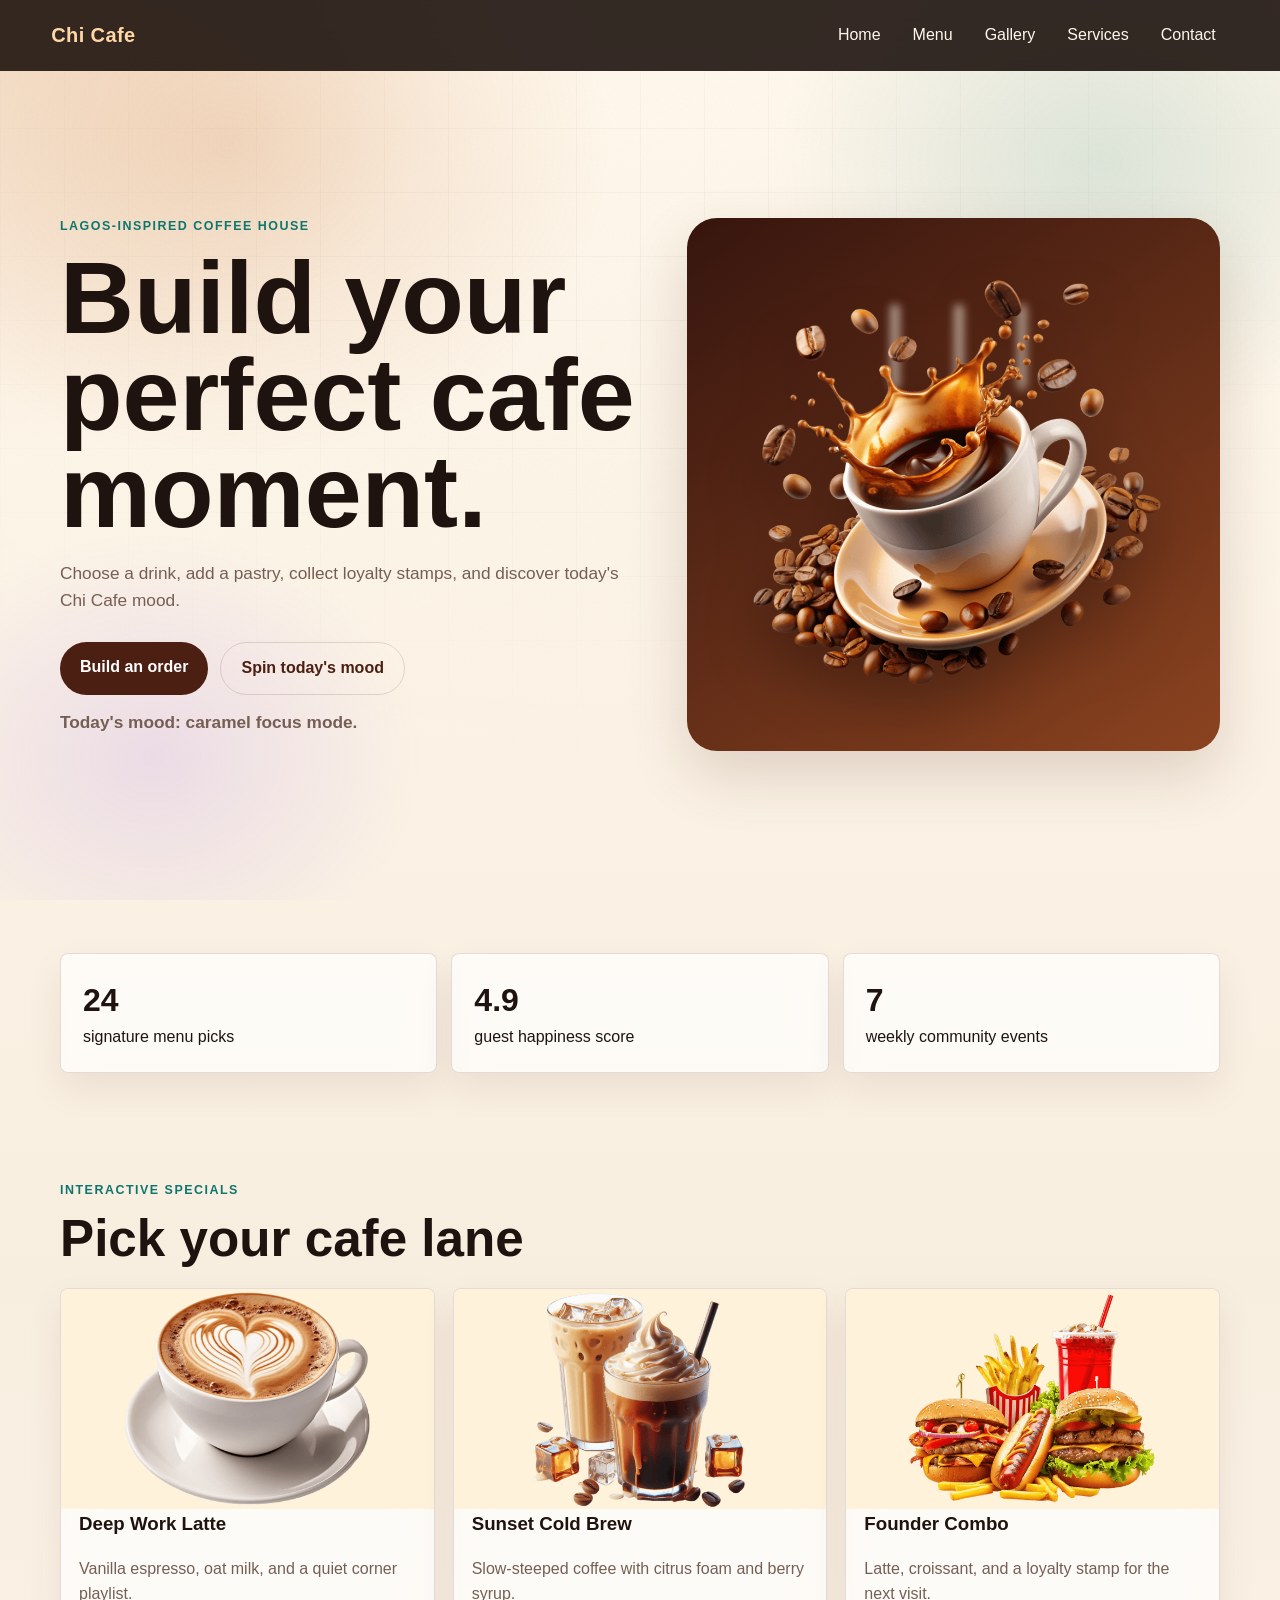
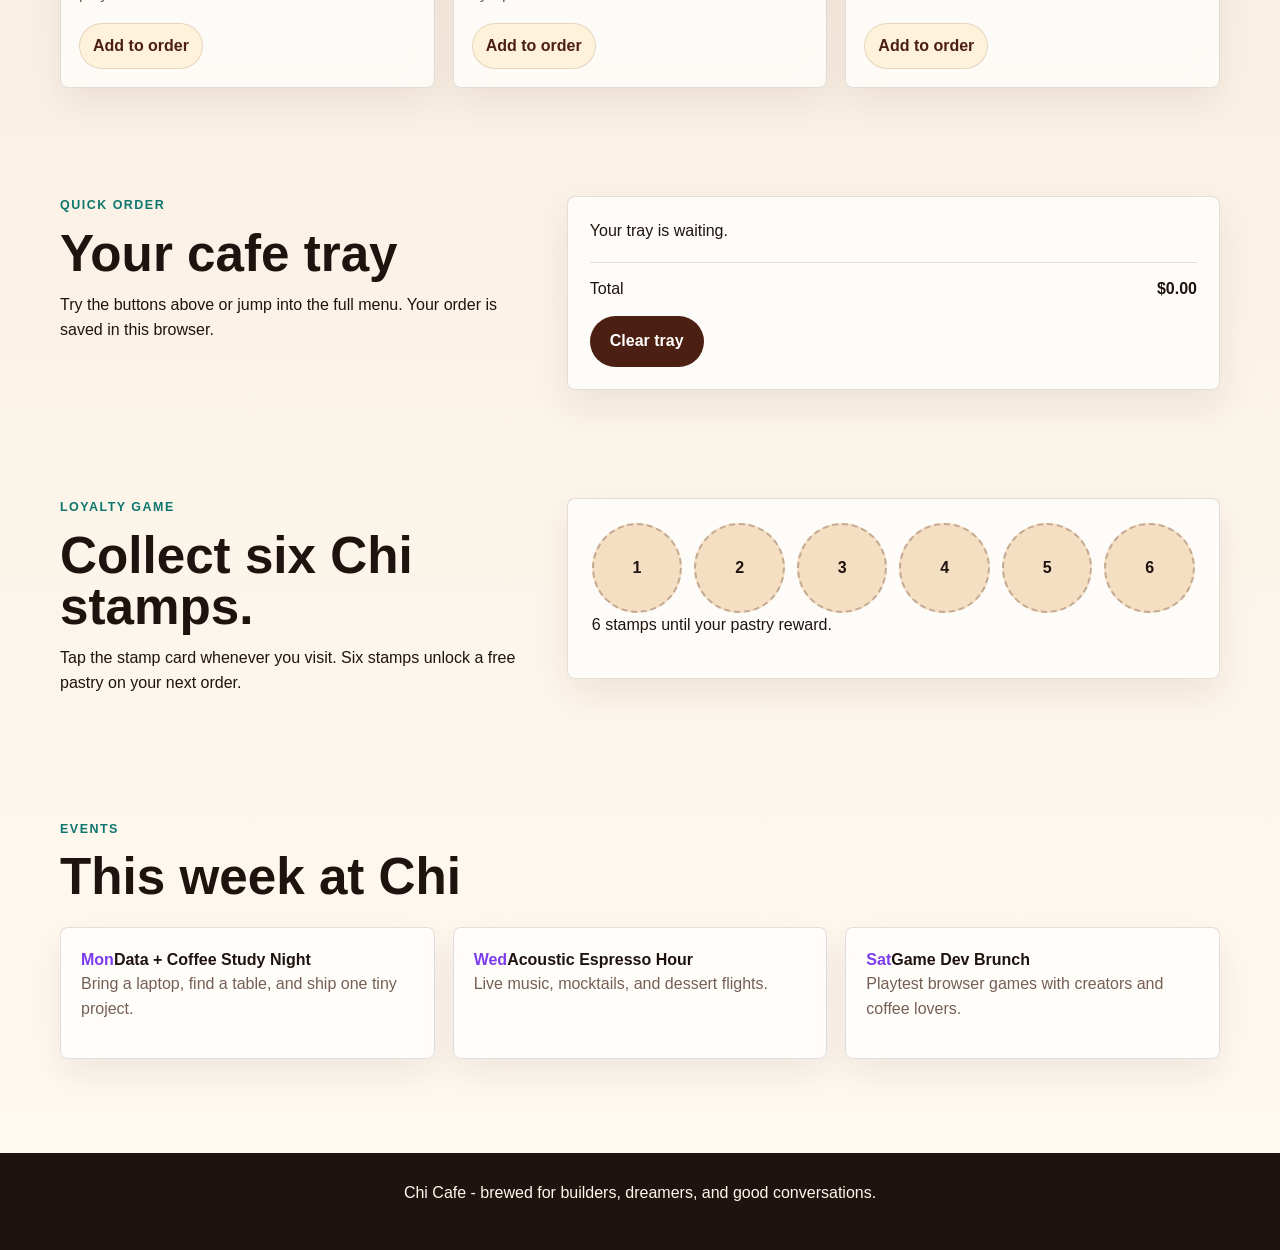
<file: index.html>
<!doctype html>
<html lang="en">
<head>
  <meta charset="UTF-8">
  <meta name="viewport" content="width=device-width, initial-scale=1.0">
  <title>Chi Cafe | Interactive Coffee House</title>
  <meta name="description" content="Chi Cafe is an interactive cafe website with menu filters, an order builder, loyalty stamps, events, and reservations.">
  <link rel="stylesheet" href="css/styles.css">
  <script defer src="js/main.js"></script>
</head>
<body>
  <header class="navbar">
    <a href="index.html" class="logo">Chi Cafe</a>
    <button id="menu-btn" class="icon-btn" aria-label="Toggle menu">Menu</button>
    <nav class="nav-menu" id="nav-menu" aria-label="Main navigation">
      <a href="index.html">Home</a>
      <a href="menu.html">Menu</a>
      <a href="gallery.html">Gallery</a>
      <a href="services.html">Services</a>
      <a href="contact.html">Contact</a>
    </nav>
  </header>

  <main>
    <section class="hero">
      <div class="hero-copy">
        <p class="eyebrow">Lagos-inspired coffee house</p>
        <h1>Build your perfect cafe moment.</h1>
        <p>Choose a drink, add a pastry, collect loyalty stamps, and discover today's Chi Cafe mood.</p>
        <div class="hero-actions">
          <a class="btn" href="menu.html">Build an order</a>
          <button class="btn btn-ghost" id="moodBtn">Spin today's mood</button>
        </div>
        <p class="mood-result" id="moodResult">Today's mood: caramel focus mode.</p>
      </div>
      <div class="hero-stage" aria-label="Featured cafe drink">
        <img src="images/images/coffee-hero-section.png" alt="Iced coffee with beans" class="float-img">
        <div class="steam steam-one"></div>
        <div class="steam steam-two"></div>
        <div class="steam steam-three"></div>
      </div>
    </section>

    <section class="section strip">
      <article>
        <strong>24</strong>
        <span>signature menu picks</span>
      </article>
      <article>
        <strong>4.9</strong>
        <span>guest happiness score</span>
      </article>
      <article>
        <strong>7</strong>
        <span>weekly community events</span>
      </article>
    </section>

    <section class="section">
      <div class="section-heading">
        <p class="eyebrow">Interactive specials</p>
        <h2>Pick your cafe lane</h2>
      </div>
      <div class="cards">
        <article class="card reveal">
          <img src="images/images/hot-beverages.png" alt="Hot beverages">
          <h3>Deep Work Latte</h3>
          <p>Vanilla espresso, oat milk, and a quiet corner playlist.</p>
          <button class="mini-add" data-name="Deep Work Latte" data-price="4.5">Add to order</button>
        </article>
        <article class="card reveal">
          <img src="images/images/cold-beverages.png" alt="Cold beverages">
          <h3>Sunset Cold Brew</h3>
          <p>Slow-steeped coffee with citrus foam and berry syrup.</p>
          <button class="mini-add" data-name="Sunset Cold Brew" data-price="5">Add to order</button>
        </article>
        <article class="card reveal">
          <img src="images/images/special-combo.png" alt="Special combo">
          <h3>Founder Combo</h3>
          <p>Latte, croissant, and a loyalty stamp for the next visit.</p>
          <button class="mini-add" data-name="Founder Combo" data-price="8">Add to order</button>
        </article>
      </div>
    </section>

    <section class="section order-panel">
      <div>
        <p class="eyebrow">Quick order</p>
        <h2>Your cafe tray</h2>
        <p>Try the buttons above or jump into the full menu. Your order is saved in this browser.</p>
      </div>
      <div class="tray">
        <ul id="quickOrderList"></ul>
        <div class="tray-total">
          <span>Total</span>
          <strong id="quickOrderTotal">$0.00</strong>
        </div>
        <button class="btn" id="clearQuickOrder">Clear tray</button>
      </div>
    </section>

    <section class="section two-col">
      <div>
        <p class="eyebrow">Loyalty game</p>
        <h2>Collect six Chi stamps.</h2>
        <p>Tap the stamp card whenever you visit. Six stamps unlock a free pastry on your next order.</p>
      </div>
      <div class="stamp-card" id="stampCard" role="button" tabindex="0" aria-label="Add loyalty stamp">
        <div id="stampGrid" class="stamp-grid"></div>
        <p id="stampMessage">Tap to add today's stamp.</p>
      </div>
    </section>

    <section class="section">
      <div class="section-heading">
        <p class="eyebrow">Events</p>
        <h2>This week at Chi</h2>
      </div>
      <div class="timeline">
        <article><span>Mon</span><strong>Data + Coffee Study Night</strong><p>Bring a laptop, find a table, and ship one tiny project.</p></article>
        <article><span>Wed</span><strong>Acoustic Espresso Hour</strong><p>Live music, mocktails, and dessert flights.</p></article>
        <article><span>Sat</span><strong>Game Dev Brunch</strong><p>Playtest browser games with creators and coffee lovers.</p></article>
      </div>
    </section>
  </main>

  <footer>
    <p>Chi Cafe - brewed for builders, dreamers, and good conversations.</p>
  </footer>
</body>
</html>
</file>
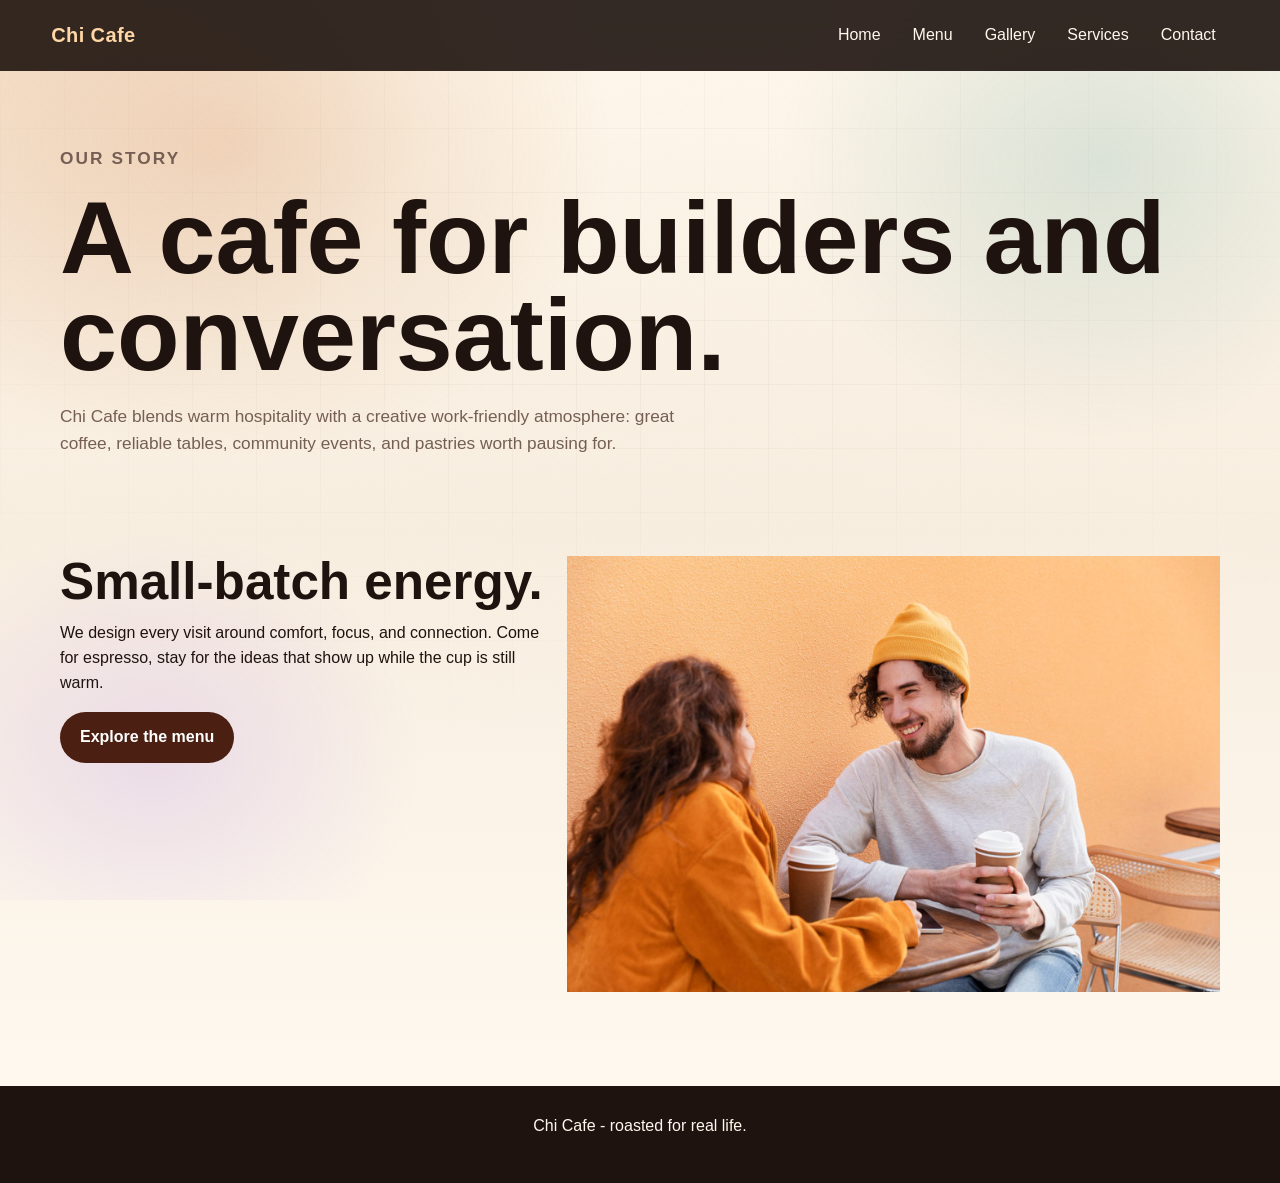
<file: about.html>
<!doctype html>
<html lang="en">
<head>
  <meta charset="UTF-8">
  <meta name="viewport" content="width=device-width, initial-scale=1.0">
  <title>About | Chi Cafe</title>
  <link rel="stylesheet" href="css/styles.css">
  <script defer src="js/main.js"></script>
</head>
<body>
  <header class="navbar">
    <a href="index.html" class="logo">Chi Cafe</a>
    <button id="menu-btn" class="icon-btn" aria-label="Toggle menu">Menu</button>
    <nav class="nav-menu" id="nav-menu" aria-label="Main navigation">
      <a href="index.html">Home</a>
      <a href="menu.html">Menu</a>
      <a href="gallery.html">Gallery</a>
      <a href="services.html">Services</a>
      <a href="contact.html">Contact</a>
    </nav>
  </header>
  <main>
    <section class="page-hero">
      <p class="eyebrow">Our story</p>
      <h1>A cafe for builders and conversation.</h1>
      <p>Chi Cafe blends warm hospitality with a creative work-friendly atmosphere: great coffee, reliable tables, community events, and pastries worth pausing for.</p>
    </section>
    <section class="section two-col">
      <div>
        <h2>Small-batch energy.</h2>
        <p>We design every visit around comfort, focus, and connection. Come for espresso, stay for the ideas that show up while the cup is still warm.</p>
        <a class="btn" href="menu.html">Explore the menu</a>
      </div>
      <img src="images/images/about-image.jpg" alt="Inside Chi Cafe">
    </section>
  </main>
  <footer>
    <p>Chi Cafe - roasted for real life.</p>
  </footer>
</body>
</html>
</file>
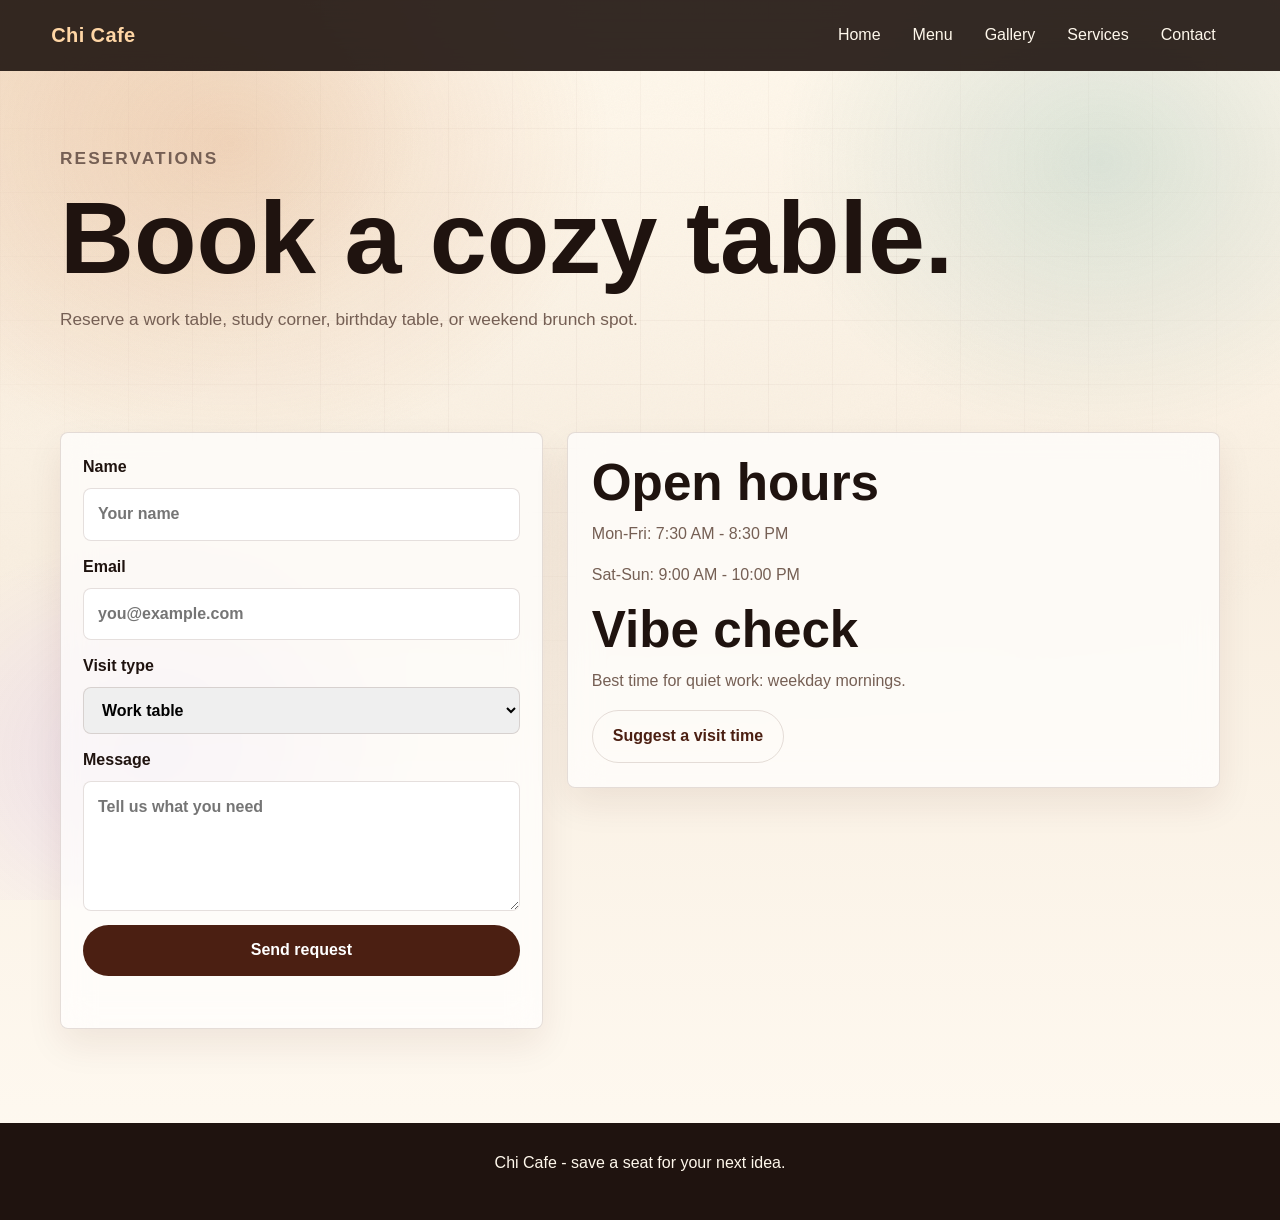
<file: contact.html>
<!doctype html>
<html lang="en">
<head>
  <meta charset="UTF-8">
  <meta name="viewport" content="width=device-width, initial-scale=1.0">
  <title>Reserve | Chi Cafe</title>
  <link rel="stylesheet" href="css/styles.css">
  <script defer src="js/main.js"></script>
</head>
<body>
  <header class="navbar">
    <a href="index.html" class="logo">Chi Cafe</a>
    <button id="menu-btn" class="icon-btn" aria-label="Toggle menu">Menu</button>
    <nav class="nav-menu" id="nav-menu" aria-label="Main navigation">
      <a href="index.html">Home</a>
      <a href="menu.html">Menu</a>
      <a href="gallery.html">Gallery</a>
      <a href="services.html">Services</a>
      <a href="contact.html">Contact</a>
    </nav>
  </header>

  <main>
    <section class="page-hero">
      <p class="eyebrow">Reservations</p>
      <h1>Book a cozy table.</h1>
      <p>Reserve a work table, study corner, birthday table, or weekend brunch spot.</p>
    </section>

    <section class="section contact-layout">
      <form id="contactForm" class="booking-form">
        <label>Name <input name="name" required placeholder="Your name"></label>
        <label>Email <input name="email" type="email" required placeholder="you@example.com"></label>
        <label>Visit type
          <select name="visit">
            <option>Work table</option>
            <option>Study session</option>
            <option>Birthday table</option>
            <option>Weekend brunch</option>
          </select>
        </label>
        <label>Message <textarea name="message" required placeholder="Tell us what you need"></textarea></label>
        <button class="btn" type="submit">Send request</button>
        <p id="formMessage" class="form-message" aria-live="polite"></p>
      </form>
      <aside class="contact-card">
        <h2>Open hours</h2>
        <p>Mon-Fri: 7:30 AM - 8:30 PM</p>
        <p>Sat-Sun: 9:00 AM - 10:00 PM</p>
        <h2>Vibe check</h2>
        <p id="contactVibe">Best time for quiet work: weekday mornings.</p>
        <button class="btn btn-ghost" id="vibeBtn">Suggest a visit time</button>
      </aside>
    </section>
  </main>

  <footer>
    <p>Chi Cafe - save a seat for your next idea.</p>
  </footer>
</body>
</html>
</file>
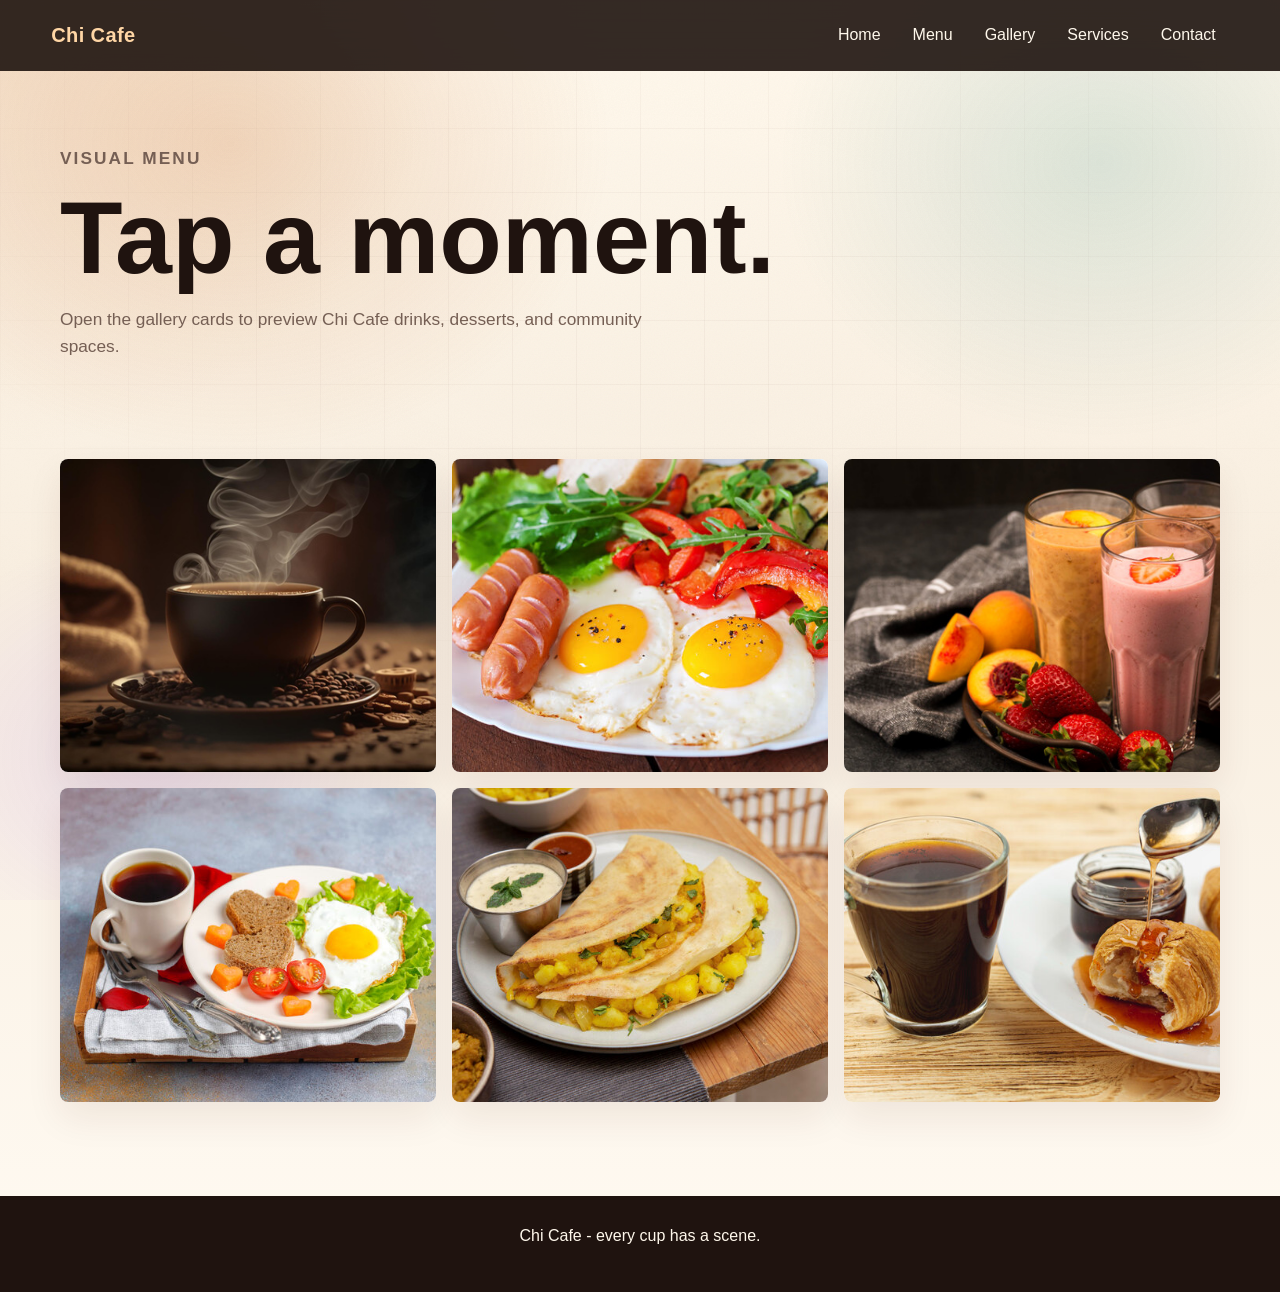
<file: gallery.html>
<!doctype html>
<html lang="en">
<head>
  <meta charset="UTF-8">
  <meta name="viewport" content="width=device-width, initial-scale=1.0">
  <title>Gallery | Chi Cafe</title>
  <link rel="stylesheet" href="css/styles.css">
  <script defer src="js/main.js"></script>
</head>
<body>
  <header class="navbar">
    <a href="index.html" class="logo">Chi Cafe</a>
    <button id="menu-btn" class="icon-btn" aria-label="Toggle menu">Menu</button>
    <nav class="nav-menu" id="nav-menu" aria-label="Main navigation">
      <a href="index.html">Home</a>
      <a href="menu.html">Menu</a>
      <a href="gallery.html">Gallery</a>
      <a href="services.html">Services</a>
      <a href="contact.html">Contact</a>
    </nav>
  </header>

  <main>
    <section class="page-hero">
      <p class="eyebrow">Visual menu</p>
      <h1>Tap a moment.</h1>
      <p>Open the gallery cards to preview Chi Cafe drinks, desserts, and community spaces.</p>
    </section>

    <section class="section gallery-grid" id="galleryGrid">
      <button data-src="images/images/gallery-1.jpg" data-caption="Morning counter service">
        <img src="images/images/gallery-1.jpg" alt="Cafe counter">
      </button>
      <button data-src="images/images/gallery-2.jpg" data-caption="Friends and fresh coffee">
        <img src="images/images/gallery-2.jpg" alt="Friends at cafe">
      </button>
      <button data-src="images/images/gallery-3.jpg" data-caption="Pastry shelf favorites">
        <img src="images/images/gallery-3.jpg" alt="Pastries">
      </button>
      <button data-src="images/images/gallery-4.jpg" data-caption="Warm corner seating">
        <img src="images/images/gallery-4.jpg" alt="Cafe seating">
      </button>
      <button data-src="images/images/gallery-5.jpg" data-caption="Latte art lab">
        <img src="images/images/gallery-5.jpg" alt="Latte art">
      </button>
      <button data-src="images/images/gallery-6.jpg" data-caption="Weekend event table">
        <img src="images/images/gallery-6.jpg" alt="Cafe event">
      </button>
    </section>
  </main>

  <div class="lightbox" id="lightbox" aria-hidden="true">
    <button id="closeLightbox" aria-label="Close gallery preview">Close</button>
    <img id="lightboxImg" alt="">
    <p id="lightboxCaption"></p>
  </div>

  <footer>
    <p>Chi Cafe - every cup has a scene.</p>
  </footer>
</body>
</html>
</file>
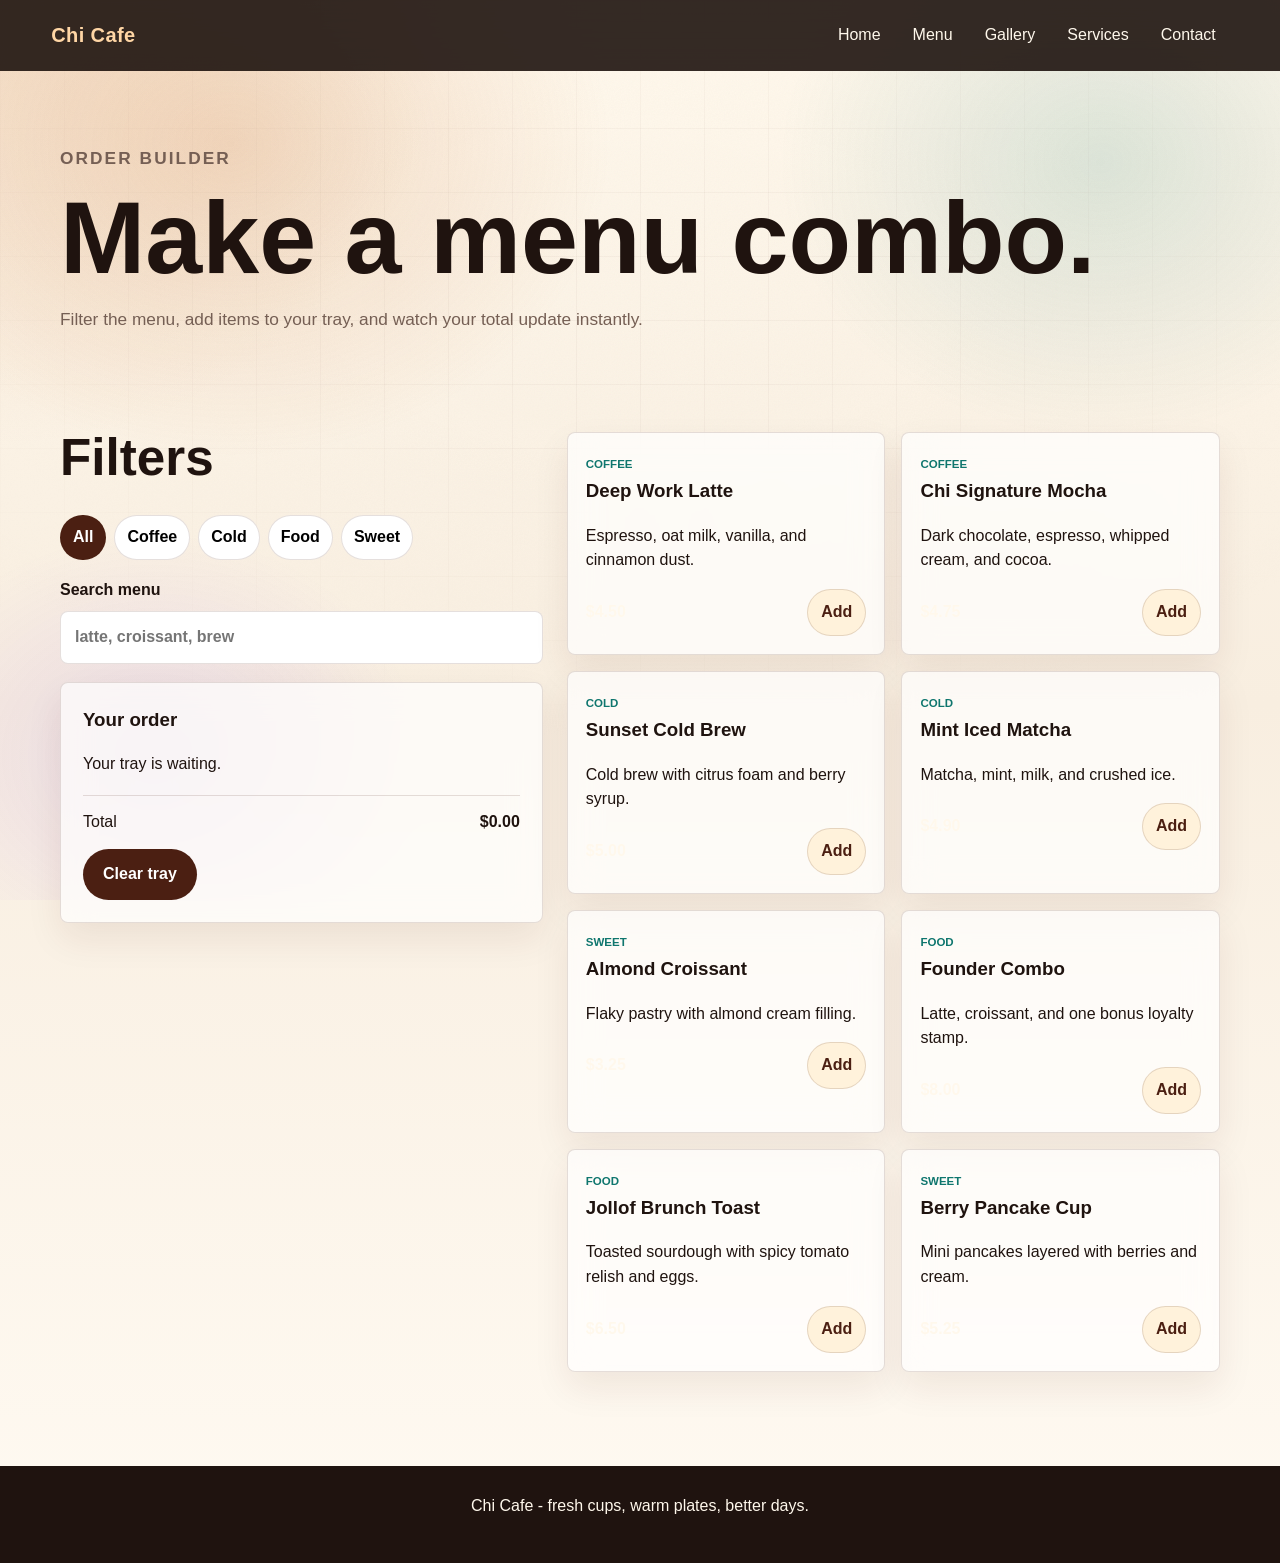
<file: menu.html>
<!doctype html>
<html lang="en">
<head>
  <meta charset="UTF-8">
  <meta name="viewport" content="width=device-width, initial-scale=1.0">
  <title>Menu | Chi Cafe</title>
  <link rel="stylesheet" href="css/styles.css">
  <script defer src="js/main.js"></script>
</head>
<body>
  <header class="navbar">
    <a href="index.html" class="logo">Chi Cafe</a>
    <button id="menu-btn" class="icon-btn" aria-label="Toggle menu">Menu</button>
    <nav class="nav-menu" id="nav-menu" aria-label="Main navigation">
      <a href="index.html">Home</a>
      <a href="menu.html">Menu</a>
      <a href="gallery.html">Gallery</a>
      <a href="services.html">Services</a>
      <a href="contact.html">Contact</a>
    </nav>
  </header>

  <main>
    <section class="page-hero">
      <p class="eyebrow">Order builder</p>
      <h1>Make a menu combo.</h1>
      <p>Filter the menu, add items to your tray, and watch your total update instantly.</p>
    </section>

    <section class="section menu-layout">
      <aside class="menu-tools">
        <h2>Filters</h2>
        <div class="filter-pills" id="menuFilters">
          <button class="active" data-filter="all">All</button>
          <button data-filter="coffee">Coffee</button>
          <button data-filter="cold">Cold</button>
          <button data-filter="food">Food</button>
          <button data-filter="sweet">Sweet</button>
        </div>
        <label class="search-box">
          Search menu
          <input id="menuSearch" type="search" placeholder="latte, croissant, brew">
        </label>
        <div class="tray sticky-tray">
          <h3>Your order</h3>
          <ul id="quickOrderList"></ul>
          <div class="tray-total">
            <span>Total</span>
            <strong id="quickOrderTotal">$0.00</strong>
          </div>
          <button class="btn" id="clearQuickOrder">Clear tray</button>
        </div>
      </aside>
      <section class="menu-items" id="menuItems" aria-live="polite"></section>
    </section>
  </main>

  <footer>
    <p>Chi Cafe - fresh cups, warm plates, better days.</p>
  </footer>
</body>
</html>
</file>
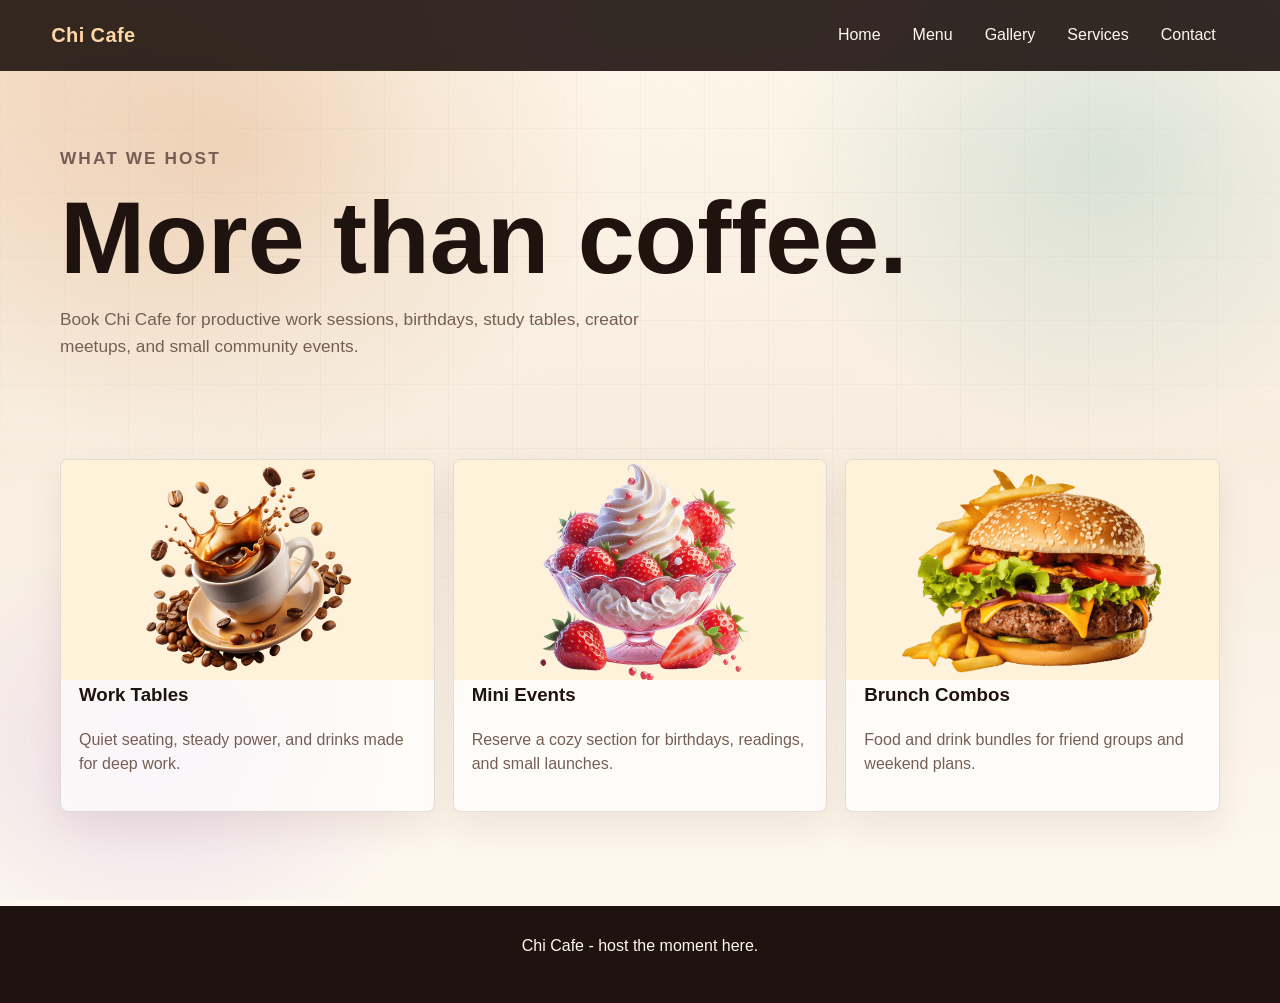
<file: services.html>
<!doctype html>
<html lang="en">
<head>
  <meta charset="UTF-8">
  <meta name="viewport" content="width=device-width, initial-scale=1.0">
  <title>Services | Chi Cafe</title>
  <link rel="stylesheet" href="css/styles.css">
  <script defer src="js/main.js"></script>
</head>
<body>
  <header class="navbar">
    <a href="index.html" class="logo">Chi Cafe</a>
    <button id="menu-btn" class="icon-btn" aria-label="Toggle menu">Menu</button>
    <nav class="nav-menu" id="nav-menu" aria-label="Main navigation">
      <a href="index.html">Home</a>
      <a href="menu.html">Menu</a>
      <a href="gallery.html">Gallery</a>
      <a href="services.html">Services</a>
      <a href="contact.html">Contact</a>
    </nav>
  </header>
  <main>
    <section class="page-hero">
      <p class="eyebrow">What we host</p>
      <h1>More than coffee.</h1>
      <p>Book Chi Cafe for productive work sessions, birthdays, study tables, creator meetups, and small community events.</p>
    </section>
    <section class="section cards">
      <article class="card">
        <img src="images/images/coffee-hero-section.png" alt="Coffee setup">
        <h3>Work Tables</h3>
        <p>Quiet seating, steady power, and drinks made for deep work.</p>
      </article>
      <article class="card">
        <img src="images/images/desserts.png" alt="Desserts">
        <h3>Mini Events</h3>
        <p>Reserve a cozy section for birthdays, readings, and small launches.</p>
      </article>
      <article class="card">
        <img src="images/images/burger-frenchfries.png" alt="Food combo">
        <h3>Brunch Combos</h3>
        <p>Food and drink bundles for friend groups and weekend plans.</p>
      </article>
    </section>
  </main>
  <footer>
    <p>Chi Cafe - host the moment here.</p>
  </footer>
</body>
</html>
</file>
<file: css/styles.css>
:root {
  --ink: #1f130f;
  --coffee: #4b1f12;
  --caramel: #c86f2c;
  --cream: #fff8ec;
  --mint: #0f766e;
  --berry: #7c3aed;
  --paper: #ffffff;
  --muted: #755f54;
  --line: rgba(75, 31, 18, 0.14);
  --shadow: 0 24px 60px rgba(75, 31, 18, 0.16);
  --radius: 8px;
}

* {
  box-sizing: border-box;
}

html {
  scroll-behavior: smooth;
}

body {
  margin: 0;
  font-family: Inter, "Segoe UI", Arial, sans-serif;
  background:
    radial-gradient(circle at top left, rgba(200, 111, 44, 0.16), transparent 28rem),
    linear-gradient(180deg, #fff8ec 0%, #f8eee0 45%, #fffaf2 100%);
  color: var(--ink);
  line-height: 1.55;
  overflow-x: hidden;
  position: relative;
  --cursor-x: 18%;
  --cursor-y: 16%;
}

body::before,
body::after {
  content: "";
  inset: 0;
  pointer-events: none;
  position: fixed;
}

body::before {
  animation: cafeSteam 14s ease-in-out infinite alternate;
  background:
    radial-gradient(ellipse 34rem 28rem at var(--cursor-x) var(--cursor-y), rgba(200, 111, 44, 0.2), transparent 70%),
    radial-gradient(ellipse 28rem 24rem at 86% 18%, rgba(15, 118, 110, 0.14), transparent 72%),
    radial-gradient(ellipse 24rem 20rem at 12% 84%, rgba(124, 58, 237, 0.12), transparent 70%);
  z-index: 0;
}

body::after {
  background-image:
    linear-gradient(rgba(75, 31, 18, 0.035) 1px, transparent 1px),
    linear-gradient(90deg, rgba(75, 31, 18, 0.035) 1px, transparent 1px),
    url("data:image/svg+xml,%3Csvg xmlns='http://www.w3.org/2000/svg'%3E%3Cfilter id='n'%3E%3CfeTurbulence type='fractalNoise' baseFrequency='0.7'/%3E%3C/filter%3E%3Crect width='100%25' height='100%25' filter='url(%23n)' opacity='0.035'/%3E%3C/svg%3E");
  background-size: 64px 64px, 64px 64px, auto;
  mask-image: radial-gradient(ellipse 82% 62% at 50% 32%, black 20%, transparent 86%);
  z-index: 0;
}

img {
  display: block;
  max-width: 100%;
}

button,
input,
select,
textarea {
  font: inherit;
}

.navbar {
  align-items: center;
  backdrop-filter: blur(18px);
  background: rgba(31, 19, 15, 0.9);
  color: var(--cream);
  display: flex;
  justify-content: space-between;
  left: 0;
  padding: 14px clamp(18px, 4vw, 56px);
  position: sticky;
  right: 0;
  top: 0;
  z-index: 20;
}

main,
footer {
  position: relative;
  z-index: 1;
}

.logo {
  color: #ffd6a5;
  font-size: 1.25rem;
  font-weight: 900;
  letter-spacing: 0.02em;
  text-decoration: none;
}

.nav-menu {
  align-items: center;
  display: flex;
  gap: 6px;
}

.nav-menu a,
.icon-btn {
  border-radius: 999px;
  color: var(--cream);
  padding: 9px 13px;
  text-decoration: none;
}

.nav-menu a:hover,
.nav-menu a:focus-visible,
.icon-btn:hover {
  background: rgba(255, 255, 255, 0.12);
}

.icon-btn {
  background: rgba(255, 255, 255, 0.1);
  border: 1px solid rgba(255, 255, 255, 0.18);
  cursor: pointer;
  display: none;
}

.hero,
.section,
.page-hero {
  width: min(1160px, calc(100% - 32px));
  margin: 0 auto;
}

.hero {
  align-items: center;
  display: grid;
  gap: 38px;
  grid-template-columns: 1.05fr 0.95fr;
  min-height: calc(100vh - 72px);
  padding: 48px 0;
}

.page-hero {
  padding: 74px 0 28px;
}

.eyebrow {
  color: var(--mint);
  font-size: 0.78rem;
  font-weight: 900;
  letter-spacing: 0.12em;
  text-transform: uppercase;
}

h1,
h2,
h3,
p {
  margin-top: 0;
}

h1 {
  font-size: clamp(2.5rem, 8vw, 6.4rem);
  letter-spacing: 0;
  line-height: 0.95;
  margin-bottom: 20px;
}

h2 {
  font-size: clamp(1.8rem, 4vw, 3.4rem);
  line-height: 1;
  margin-bottom: 14px;
}

.hero-copy p:not(.eyebrow),
.page-hero p {
  color: var(--muted);
  font-size: 1.08rem;
  max-width: 640px;
}

.hero-actions {
  display: flex;
  flex-wrap: wrap;
  gap: 12px;
  margin: 28px 0 14px;
}

.btn {
  background: var(--coffee);
  border: 0;
  border-radius: 999px;
  color: white;
  cursor: pointer;
  display: inline-flex;
  font-weight: 900;
  justify-content: center;
  padding: 13px 20px;
  text-decoration: none;
}

.btn:hover {
  transform: translateY(-1px);
}

.btn-ghost {
  background: transparent;
  border: 1px solid var(--line);
  color: var(--coffee);
}

.mood-result {
  color: var(--coffee);
  font-weight: 800;
}

.hero-stage {
  align-items: center;
  aspect-ratio: 1 / 1;
  background: linear-gradient(145deg, #36150e, #8b4320);
  border-radius: 30px;
  display: grid;
  justify-items: center;
  overflow: hidden;
  position: relative;
  box-shadow: var(--shadow);
}

.float-img {
  filter: drop-shadow(0 28px 28px rgba(0, 0, 0, 0.28));
  max-width: 82%;
  position: relative;
  z-index: 2;
  animation: floatCup 4.6s ease-in-out infinite;
}

.steam {
  background: rgba(255, 248, 236, 0.55);
  border-radius: 999px;
  filter: blur(4px);
  height: 86px;
  position: absolute;
  top: 16%;
  width: 10px;
  animation: steamRise 2.8s ease-in-out infinite;
}

.steam-one { left: 38%; }
.steam-two { left: 50%; animation-delay: 0.4s; }
.steam-three { left: 62%; animation-delay: 0.8s; }

.section {
  padding: 54px 0;
}

.strip {
  display: grid;
  gap: 14px;
  grid-template-columns: repeat(3, 1fr);
}

.strip article,
.card,
.tray,
.stamp-card,
.timeline article,
.menu-card,
.booking-form,
.contact-card {
  background: rgba(255, 255, 255, 0.7);
  border: 1px solid var(--line);
  border-radius: var(--radius);
  backdrop-filter: blur(16px);
  box-shadow: 0 16px 36px rgba(75, 31, 18, 0.08);
}

.strip article {
  padding: 22px;
}

.strip strong {
  display: block;
  font-size: 2rem;
}

.section-heading {
  margin-bottom: 24px;
}

.cards,
.timeline {
  display: grid;
  gap: 18px;
  grid-template-columns: repeat(3, 1fr);
}

.card {
  overflow: hidden;
  padding-bottom: 18px;
}

.card img {
  background: #fff2db;
  height: 220px;
  object-fit: contain;
  width: 100%;
}

.card h3,
.card p,
.card button {
  margin-left: 18px;
  margin-right: 18px;
}

.card p,
.timeline p,
.contact-card p {
  color: var(--muted);
}

.mini-add {
  background: #fff2db;
  border: 1px solid var(--line);
  border-radius: 999px;
  color: var(--coffee);
  cursor: pointer;
  font-weight: 900;
  padding: 10px 13px;
}

.order-panel,
.two-col,
.contact-layout,
.menu-layout {
  display: grid;
  gap: 24px;
  grid-template-columns: 0.85fr 1.15fr;
  align-items: start;
}

.tray {
  padding: 22px;
}

.tray ul {
  display: grid;
  gap: 10px;
  list-style: none;
  margin: 0 0 18px;
  padding: 0;
}

.tray li {
  align-items: center;
  display: flex;
  justify-content: space-between;
  gap: 12px;
}

.tray-total {
  border-top: 1px solid var(--line);
  display: flex;
  justify-content: space-between;
  margin: 14px 0;
  padding-top: 14px;
}

.stamp-card {
  cursor: pointer;
  padding: 24px;
}

.stamp-grid {
  display: grid;
  gap: 12px;
  grid-template-columns: repeat(6, 1fr);
}

.stamp {
  align-items: center;
  aspect-ratio: 1;
  background: #f4dfc3;
  border: 2px dashed rgba(75, 31, 18, 0.28);
  border-radius: 50%;
  display: grid;
  font-weight: 900;
  justify-items: center;
}

.stamp.filled {
  background: var(--caramel);
  border-color: var(--coffee);
  color: white;
}

.timeline article {
  padding: 20px;
}

.timeline span {
  color: var(--berry);
  font-weight: 900;
}

.menu-tools {
  display: grid;
  gap: 18px;
  position: sticky;
  top: 82px;
}

.filter-pills {
  display: flex;
  flex-wrap: wrap;
  gap: 8px;
}

.filter-pills button {
  background: white;
  border: 1px solid var(--line);
  border-radius: 999px;
  cursor: pointer;
  font-weight: 800;
  padding: 9px 12px;
}

.filter-pills .active {
  background: var(--coffee);
  color: white;
}

.search-box {
  display: grid;
  gap: 8px;
  font-weight: 800;
}

input,
select,
textarea {
  border: 1px solid var(--line);
  border-radius: var(--radius);
  padding: 13px 14px;
  width: 100%;
}

textarea {
  min-height: 130px;
  resize: vertical;
}

.menu-items {
  display: grid;
  gap: 16px;
  grid-template-columns: repeat(auto-fit, minmax(220px, 1fr));
}

.menu-card {
  padding: 18px;
}

.menu-card .tag {
  color: var(--mint);
  font-weight: 900;
  text-transform: uppercase;
  font-size: 0.72rem;
}

.menu-card footer {
  align-items: center;
  background: transparent;
  display: flex;
  justify-content: space-between;
  margin-top: 16px;
  padding: 0;
}

.gallery-grid {
  display: grid;
  gap: 16px;
  grid-template-columns: repeat(3, 1fr);
}

.gallery-grid button {
  background: white;
  border: 0;
  border-radius: var(--radius);
  cursor: pointer;
  overflow: hidden;
  padding: 0;
  box-shadow: 0 16px 36px rgba(75, 31, 18, 0.08);
}

.gallery-grid img {
  aspect-ratio: 1.2 / 1;
  height: 100%;
  object-fit: cover;
  transition: transform 0.25s ease;
  width: 100%;
}

.gallery-grid button:hover img {
  transform: scale(1.04);
}

.lightbox {
  align-items: center;
  background: rgba(31, 19, 15, 0.88);
  display: none;
  inset: 0;
  justify-content: center;
  padding: 24px;
  position: fixed;
  z-index: 50;
}

.lightbox.open {
  display: grid;
}

.lightbox img {
  border-radius: var(--radius);
  max-height: 72vh;
  object-fit: contain;
}

.lightbox p {
  color: white;
  font-weight: 900;
}

#closeLightbox {
  background: white;
  border: 0;
  border-radius: 999px;
  cursor: pointer;
  font-weight: 900;
  padding: 10px 15px;
  position: absolute;
  right: 20px;
  top: 20px;
}

.booking-form {
  display: grid;
  gap: 14px;
  padding: 22px;
}

.booking-form label {
  display: grid;
  gap: 8px;
  font-weight: 800;
}

.contact-card {
  padding: 24px;
}

.form-message {
  color: var(--mint);
  font-weight: 900;
}

footer {
  background: var(--ink);
  color: var(--cream);
  margin-top: 40px;
  padding: 28px;
  text-align: center;
}

@keyframes floatCup {
  0%, 100% { transform: translateY(0) rotate(-2deg); }
  50% { transform: translateY(-16px) rotate(2deg); }
}

@keyframes steamRise {
  0% { opacity: 0; transform: translateY(40px) scaleY(0.4); }
  50% { opacity: 0.8; }
  100% { opacity: 0; transform: translateY(-30px) scaleY(1.1); }
}

@keyframes cafeSteam {
  0% { transform: translate3d(-1%, 1%, 0) scale(1); filter: hue-rotate(0deg); }
  100% { transform: translate3d(1.5%, -1%, 0) scale(1.035); filter: hue-rotate(10deg); }
}

@media (max-width: 860px) {
  .icon-btn {
    display: inline-flex;
  }

  .nav-menu {
    background: var(--ink);
    border-top: 1px solid rgba(255, 255, 255, 0.12);
    display: none;
    flex-direction: column;
    left: 0;
    padding: 18px;
    position: absolute;
    right: 0;
    top: 100%;
  }

  .nav-menu.open {
    display: flex;
  }

  .hero,
  .order-panel,
  .two-col,
  .contact-layout,
  .menu-layout {
    grid-template-columns: 1fr;
  }

  .strip,
  .cards,
  .timeline,
  .gallery-grid {
    grid-template-columns: 1fr;
  }

  .hero {
    min-height: auto;
  }

  .menu-tools {
    position: static;
  }
}
</file>
